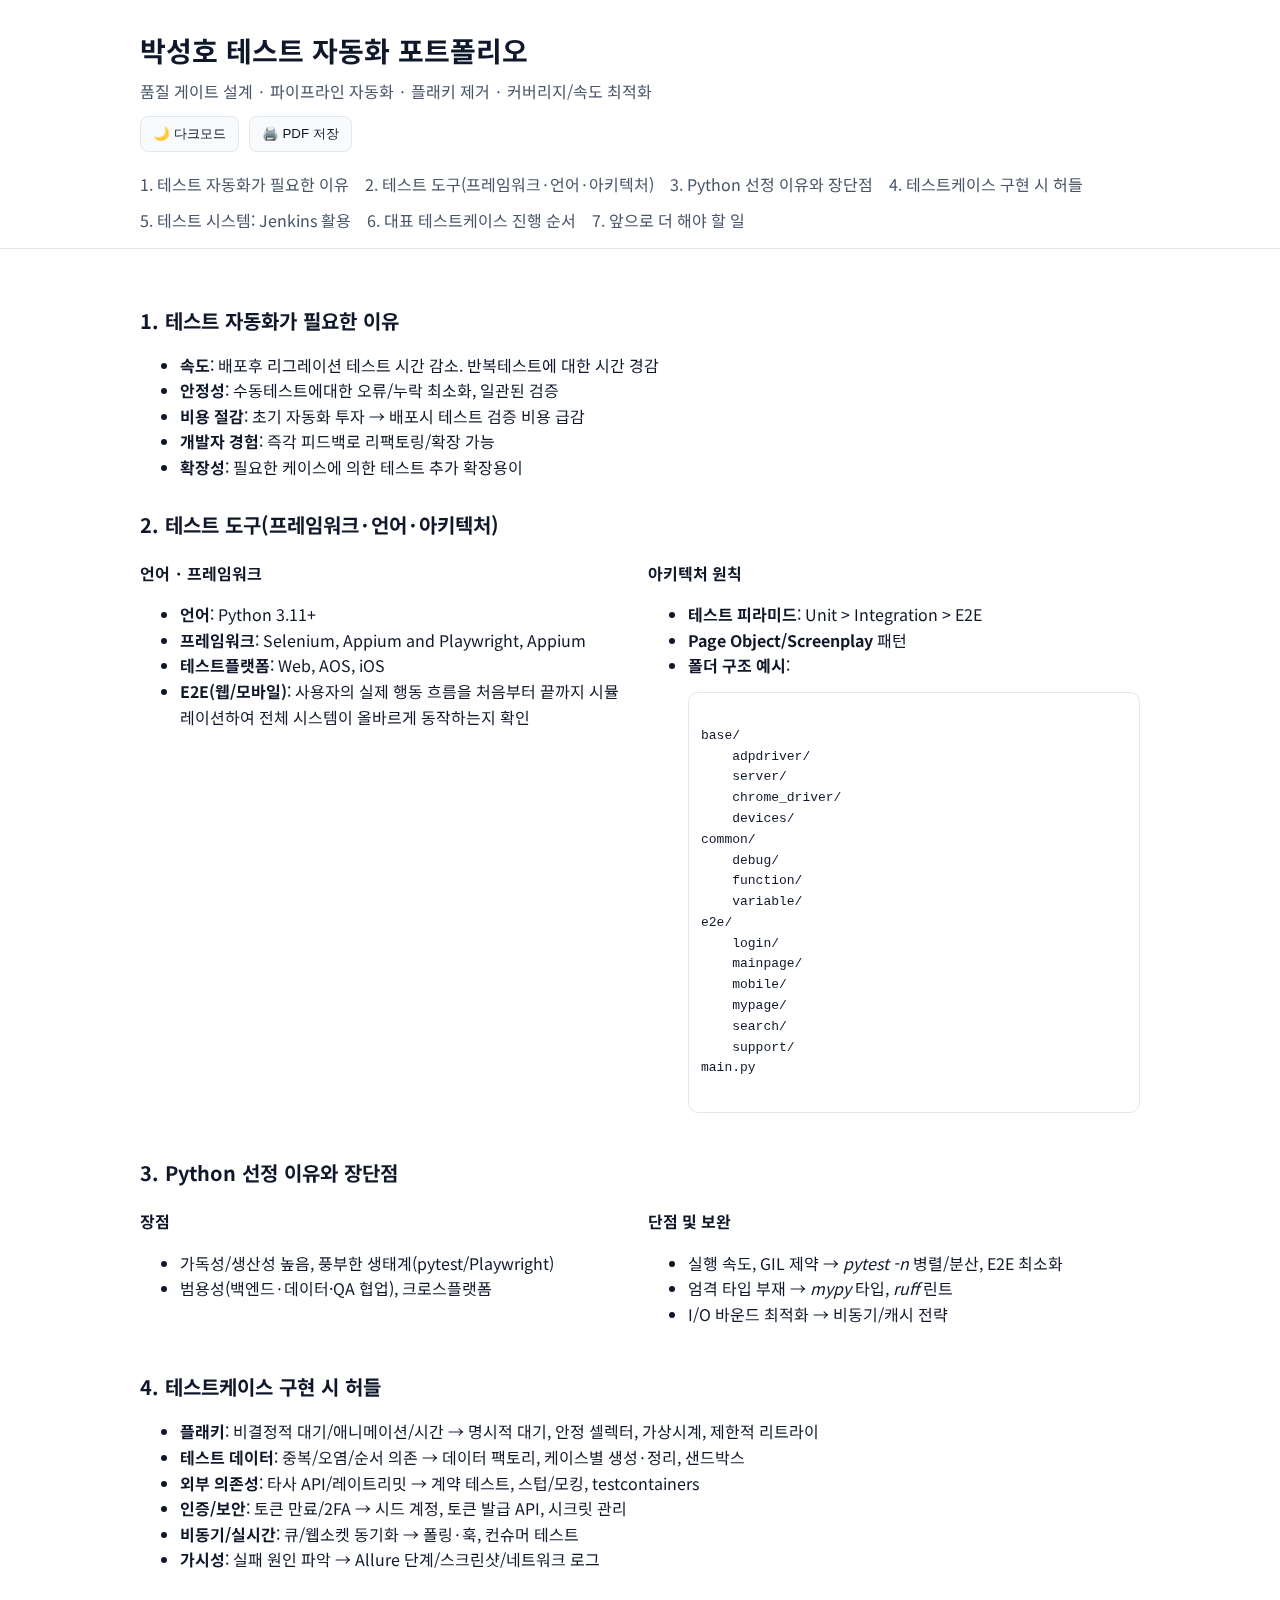
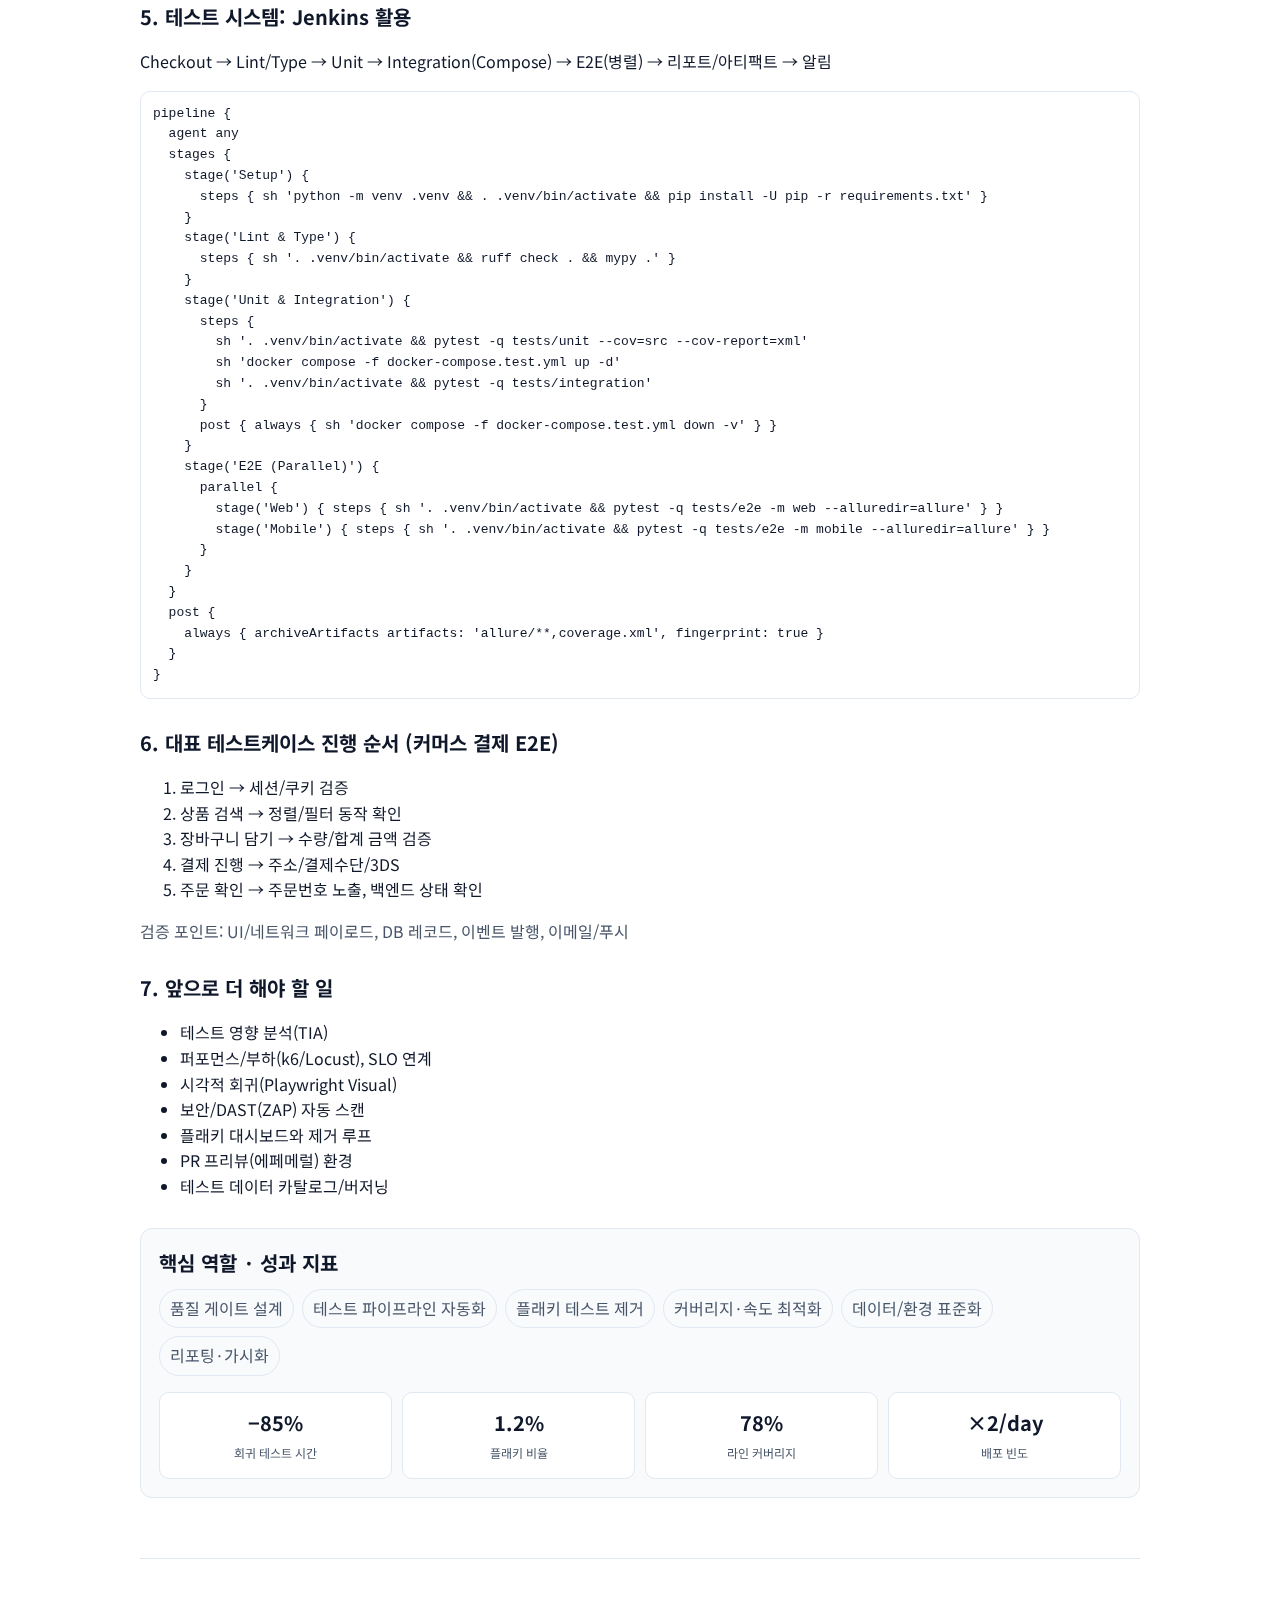
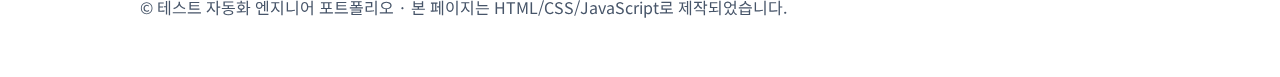
<file: portauto/page.html>
<!doctype html>
<html lang="ko" data-theme="light">
  <head>
    <meta charset="utf-8" />
    <meta name="viewport" content="width=device-width, initial-scale=1" />
    <title>테스트 자동화 엔지니어 포트폴리오</title>
    <meta name="description" content="테스트 자동화가 필요한 이유, 도구/아키텍처, Python 선정 근거, 구현 허들, Jenkins 파이프라인, 대표 테스트케이스, 로드맵" />
    <link rel="stylesheet" href="./styles.css" />
    <link rel="preconnect" href="https://fonts.googleapis.com" />
    <link rel="preconnect" href="https://fonts.gstatic.com" crossorigin />
    <link href="https://fonts.googleapis.com/css2?family=Noto+Sans+KR:wght@400;600;700&display=swap" rel="stylesheet" />
  </head>
  <body>
    <header class="site-header">
      <div class="container header-inner">
        <h1 class="title">박성호 테스트 자동화 포트폴리오</h1>
        <p class="subtitle">품질 게이트 설계 · 파이프라인 자동화 · 플래키 제거 · 커버리지/속도 최적화</p>
        <div class="header-actions">
          <button id="themeToggle" class="btn" aria-label="테마 전환">🌙 다크모드</button>
          <button id="printBtn" class="btn" aria-label="PDF로 내보내기">🖨️ PDF 저장</button>
        </div>
      </div>
      <nav class="toc container" aria-label="섹션 내비게이션">
        <ul>
          <li><a href="#sec-1">1. 테스트 자동화가 필요한 이유</a></li>
          <li><a href="#sec-2">2. 테스트 도구(프레임워크·언어·아키텍처)</a></li>
          <li><a href="#sec-3">3. Python 선정 이유와 장단점</a></li>
          <li><a href="#sec-4">4. 테스트케이스 구현 시 허들</a></li>
          <li><a href="#sec-5">5. 테스트 시스템: Jenkins 활용</a></li>
          <li><a href="#sec-6">6. 대표 테스트케이스 진행 순서</a></li>
          <li><a href="#sec-7">7. 앞으로 더 해야 할 일</a></li>
        </ul>
      </nav>
    </header>

    <main class="container content">

      <section id="sec-1">
        <h2>1. 테스트 자동화가 필요한 이유</h2>
        <ul>
          <li><strong>속도</strong>: 배포후 리그레이션 테스트 시간 감소. 반복테스트에 대한 시간 경감</li>
          <li><strong>안정성</strong>: 수동테스트에대한 오류/누락 최소화, 일관된 검증</li>
          <li><strong>비용 절감</strong>: 초기 자동화 투자 → 배포시 테스트 검증 비용 급감</li>
          <li><strong>개발자 경험</strong>: 즉각 피드백로 리팩토링/확장 가능</li>
          <li><strong>확장성</strong>: 필요한 케이스에 의한 테스트 추가 확장용이</li>
        </ul>
      </section>

      <section id="sec-2">
        <h2>2. 테스트 도구(프레임워크·언어·아키텍처)</h2>
        <div class="grid-2">
          <div>
            <h3>언어 · 프레임워크</h3>
            <ul>
              <li><strong>언어</strong>: Python 3.11+</li>
              <li><strong>프레임워크</strong>: Selenium, Appium and Playwright, Appium</li>
              <li><strong>테스트플랫폼</strong>: Web, AOS, iOS</li>
              <li><strong>E2E(웹/모바일)</strong>: 사용자의 실제 행동 흐름을 처음부터 끝까지 시뮬레이션하여 전체 시스템이 올바르게 동작하는지 확인</li>
            </ul>
          </div>
          <div>
            <h3>아키텍처 원칙</h3>
            <ul>
              <li><strong>테스트 피라미드</strong>: Unit > Integration > E2E</li>
              <li><strong>Page Object/Screenplay</strong> 패턴</li>
              <li><strong>폴더 구조 예시</strong>:
                <pre class="code-block"><code>
base/
    adpdriver/
    server/
    chrome_driver/
    devices/
common/
    debug/
    function/
    variable/
e2e/
    login/
    mainpage/
    mobile/
    mypage/
    search/
    support/
main.py

</code></pre>
              </li>
            </ul>
          </div>
        </div>
      </section>

      <section id="sec-3">
        <h2>3. Python 선정 이유와 장단점</h2>
        <div class="grid-2">
          <div>
            <h3>장점</h3>
            <ul>
              <li>가독성/생산성 높음, 풍부한 생태계(pytest/Playwright)</li>
              <li>범용성(백엔드·데이터·QA 협업), 크로스플랫폼</li>
            </ul>
          </div>
          <div>
            <h3>단점 및 보완</h3>
            <ul>
              <li>실행 속도, GIL 제약 → <em>pytest -n</em> 병렬/분산, E2E 최소화</li>
              <li>엄격 타입 부재 → <em>mypy</em> 타입, <em>ruff</em> 린트</li>
              <li>I/O 바운드 최적화 → 비동기/캐시 전략</li>
            </ul>
          </div>
        </div>
      </section>

      <section id="sec-4">
        <h2>4. 테스트케이스 구현 시 허들</h2>
        <ul>
          <li><strong>플래키</strong>: 비결정적 대기/애니메이션/시간 → 명시적 대기, 안정 셀렉터, 가상시계, 제한적 리트라이</li>
          <li><strong>테스트 데이터</strong>: 중복/오염/순서 의존 → 데이터 팩토리, 케이스별 생성·정리, 샌드박스</li>
          <li><strong>외부 의존성</strong>: 타사 API/레이트리밋 → 계약 테스트, 스텁/모킹, testcontainers</li>
          <li><strong>인증/보안</strong>: 토큰 만료/2FA → 시드 계정, 토큰 발급 API, 시크릿 관리</li>
          <li><strong>비동기/실시간</strong>: 큐/웹소켓 동기화 → 폴링·훅, 컨슈머 테스트</li>
          <li><strong>가시성</strong>: 실패 원인 파악 → Allure 단계/스크린샷/네트워크 로그</li>
        </ul>
      </section>

      <section id="sec-5">
        <h2>5. 테스트 시스템: Jenkins 활용</h2>
        <p>Checkout → Lint/Type → Unit → Integration(Compose) → E2E(병렬) → 리포트/아티팩트 → 알림</p>
        <pre class="code-block"><code>pipeline {
  agent any
  stages {
    stage('Setup') {
      steps { sh 'python -m venv .venv && . .venv/bin/activate && pip install -U pip -r requirements.txt' }
    }
    stage('Lint & Type') {
      steps { sh '. .venv/bin/activate && ruff check . && mypy .' }
    }
    stage('Unit & Integration') {
      steps {
        sh '. .venv/bin/activate && pytest -q tests/unit --cov=src --cov-report=xml'
        sh 'docker compose -f docker-compose.test.yml up -d'
        sh '. .venv/bin/activate && pytest -q tests/integration'
      }
      post { always { sh 'docker compose -f docker-compose.test.yml down -v' } }
    }
    stage('E2E (Parallel)') {
      parallel {
        stage('Web') { steps { sh '. .venv/bin/activate && pytest -q tests/e2e -m web --alluredir=allure' } }
        stage('Mobile') { steps { sh '. .venv/bin/activate && pytest -q tests/e2e -m mobile --alluredir=allure' } }
      }
    }
  }
  post {
    always { archiveArtifacts artifacts: 'allure/**,coverage.xml', fingerprint: true }
  }
}</code></pre>
      </section>

      <section id="sec-6">
        <h2>6. 대표 테스트케이스 진행 순서 (커머스 결제 E2E)</h2>
        <ol>
          <li>로그인 → 세션/쿠키 검증</li>
          <li>상품 검색 → 정렬/필터 동작 확인</li>
          <li>장바구니 담기 → 수량/합계 금액 검증</li>
          <li>결제 진행 → 주소/결제수단/3DS</li>
          <li>주문 확인 → 주문번호 노출, 백엔드 상태 확인</li>
        </ol>
        <p class="note">검증 포인트: UI/네트워크 페이로드, DB 레코드, 이벤트 발행, 이메일/푸시</p>
      </section>

      <section id="sec-7">
        <h2>7. 앞으로 더 해야 할 일</h2>
        <ul>
          <li>테스트 영향 분석(TIA)</li>
          <li>퍼포먼스/부하(k6/Locust), SLO 연계</li>
          <li>시각적 회귀(Playwright Visual)</li>
          <li>보안/DAST(ZAP) 자동 스캔</li>
          <li>플래키 대시보드와 제거 루프</li>
          <li>PR 프리뷰(에페메럴) 환경</li>
          <li>테스트 데이터 카탈로그/버저닝</li>
        </ul>
      </section>
      <section class="hero-metrics" aria-label="핵심 성과">
        <h2>핵심 역할 · 성과 지표</h2>
        <ul class="pill-list">
          <li>품질 게이트 설계</li>
          <li>테스트 파이프라인 자동화</li>
          <li>플래키 테스트 제거</li>
          <li>커버리지·속도 최적화</li>
          <li>데이터/환경 표준화</li>
          <li>리포팅·가시화</li>
        </ul>
        <div class="metrics">
          <div class="metric"><strong>−85%</strong><span>회귀 테스트 시간</span></div>
          <div class="metric"><strong>1.2%</strong><span>플래키 비율</span></div>
          <div class="metric"><strong>78%</strong><span>라인 커버리지</span></div>
          <div class="metric"><strong>×2/day</strong><span>배포 빈도</span></div>
        </div>
      </section>

    </main>

    <footer class="site-footer container">
      <p>© 테스트 자동화 엔지니어 포트폴리오 · 본 페이지는 HTML/CSS/JavaScript로 제작되었습니다.</p>
    </footer>

    <script src="./script.js" defer></script>
  </body>
  </html>
</file>
<file: portauto/styles.css>
:root {
  --bg: #ffffff;
  --fg: #0f172a;
  --muted: #475569;
  --card: #f8fafc;
  --accent: #2563eb;
  --border: #e2e8f0;
}

[data-theme="dark"] {
  --bg: #0b1220;
  --fg: #e5e7eb;
  --muted: #9aa3b2;
  --card: #0f172a;
  --accent: #60a5fa;
  --border: #1f2a44;
}

* { box-sizing: border-box; }
html, body { height: 100%; }
body {
  margin: 0;
  font-family: "Noto Sans KR", system-ui, -apple-system, Segoe UI, Roboto, Helvetica, Arial, "Apple SD Gothic Neo", "Malgun Gothic", sans-serif;
  background: var(--bg);
  color: var(--fg);
  line-height: 1.6;
}

.container {
  max-width: 1000px;
  padding: 0 20px;
  margin: 0 auto;
}

.site-header {
  position: sticky;
  top: 0;
  background: linear-gradient(180deg, var(--bg) 80%, transparent);
  backdrop-filter: saturate(1.2) blur(4px);
  z-index: 10;
  border-bottom: 1px solid var(--border);
}
.header-inner { padding: 28px 0 10px; }
.title { margin: 0; font-size: 28px; font-weight: 700; }
.subtitle { margin: 6px 0 12px; color: var(--muted); }

.header-actions { display: flex; gap: 10px; }
.btn {
  background: var(--card);
  border: 1px solid var(--border);
  color: var(--fg);
  padding: 8px 12px;
  border-radius: 8px;
  cursor: pointer;
}
.btn:hover { border-color: var(--accent); }

.toc { padding: 10px 0 14px; }
.toc ul {
  list-style: none; padding: 0; margin: 0;
  display: flex; flex-wrap: wrap; gap: 10px 16px;
}
.toc a { color: var(--muted); text-decoration: none; border-bottom: 1px dashed transparent; }
.toc a:hover { color: var(--accent); border-color: var(--accent); }

.content { padding: 28px 0 60px; }

.hero-metrics { background: var(--card); padding: 18px; border: 1px solid var(--border); border-radius: 12px; }
.pill-list { display: flex; flex-wrap: wrap; gap: 8px; padding: 0; margin: 8px 0 16px; list-style: none; }
.pill-list li { border: 1px solid var(--border); padding: 6px 10px; border-radius: 999px; color: var(--muted); background: transparent; }

.metrics { display: grid; grid-template-columns: repeat(4, 1fr); gap: 10px; }
.metric { background: var(--bg); border: 1px solid var(--border); border-radius: 10px; padding: 14px; text-align: center; }
.metric strong { display: block; font-size: 20px; }
.metric span { color: var(--muted); font-size: 12px; }

section { margin-top: 28px; }
h2 { margin: 0 0 10px; font-size: 20px; }
h3 { margin: 10px 0 6px; font-size: 16px; }

.grid-2 { display: grid; grid-template-columns: 1fr; gap: 16px; }
@media (min-width: 800px) { .grid-2 { grid-template-columns: 1fr 1fr; } }

.code-block { background: var(--bg); border: 1px solid var(--border); border-radius: 10px; padding: 12px; overflow: auto; }
.note { color: var(--muted); }

.site-footer { padding: 20px 0 40px; border-top: 1px solid var(--border); color: var(--muted); }

/* Print friendly */
@media print {
  .site-header { position: static; background: var(--bg); border: none; }
  .header-actions, .toc { display: none !important; }
  .content { padding-top: 0; }
}
</file>
